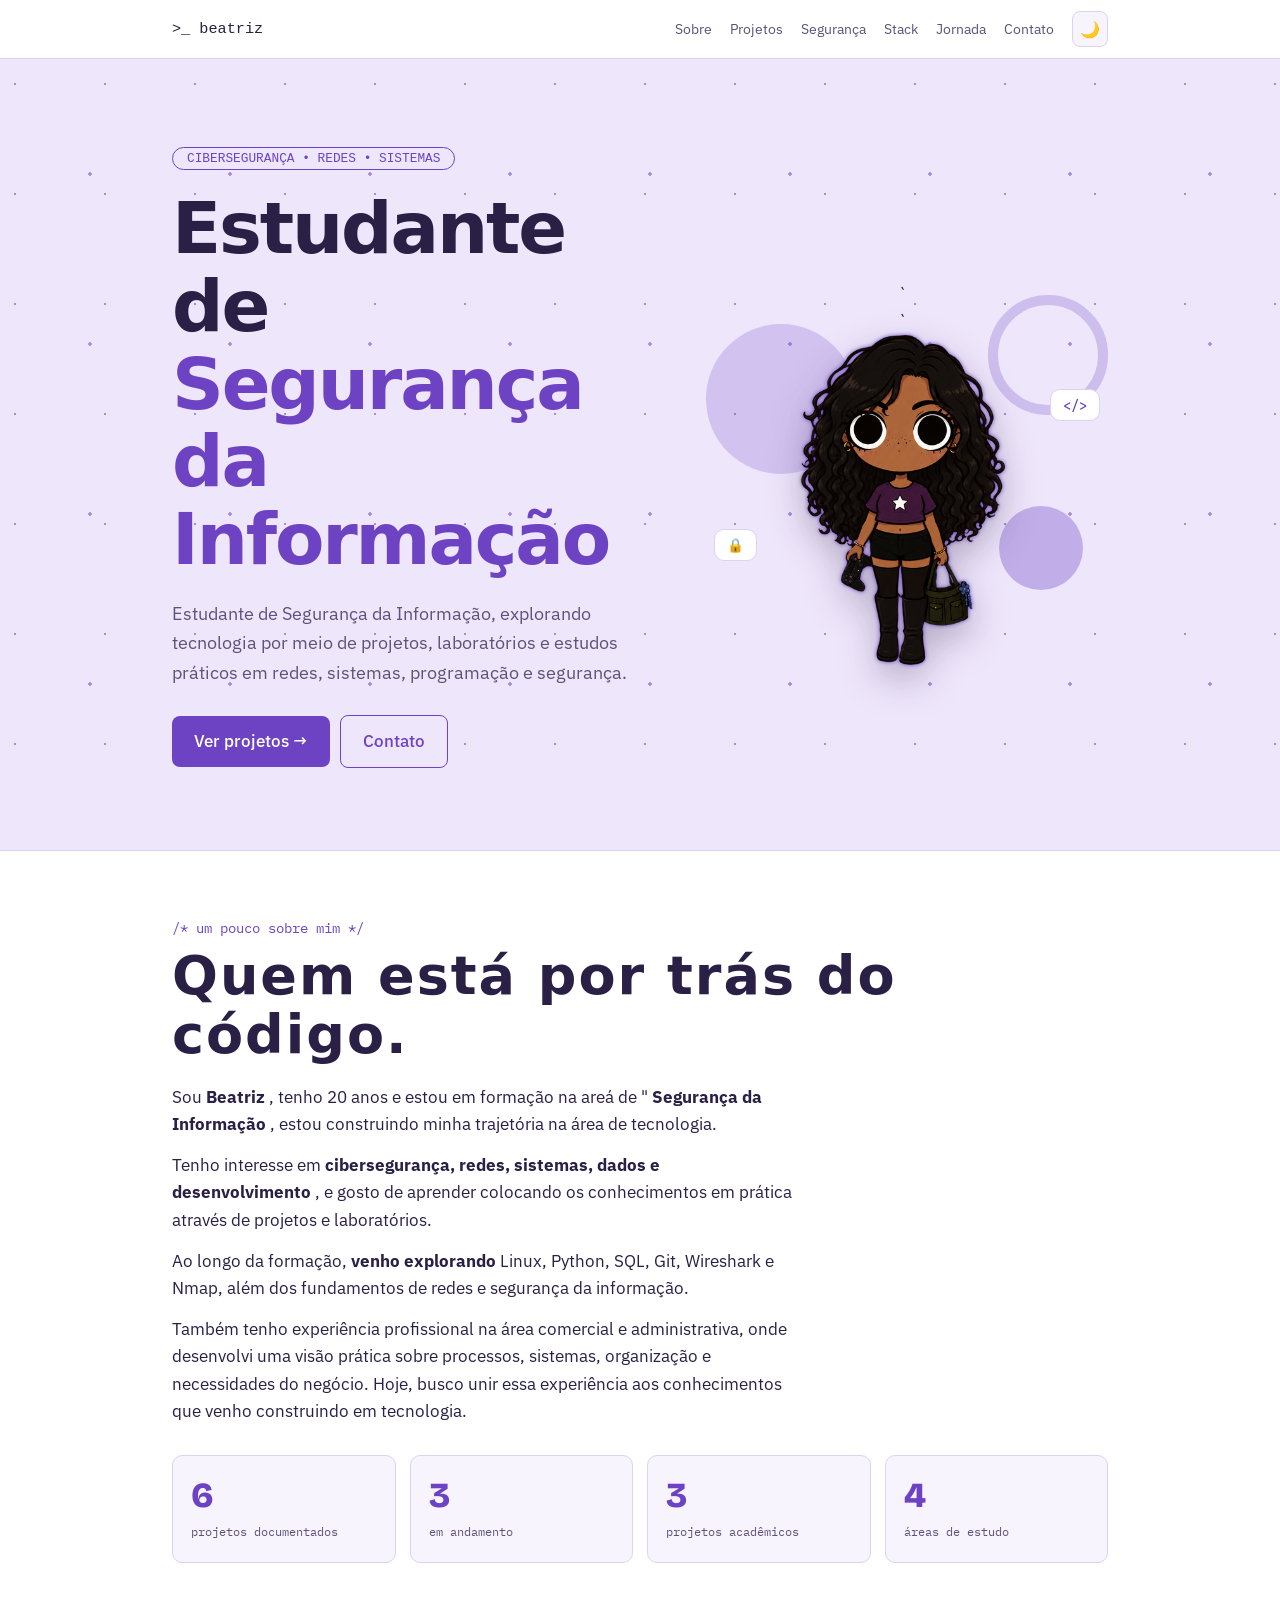
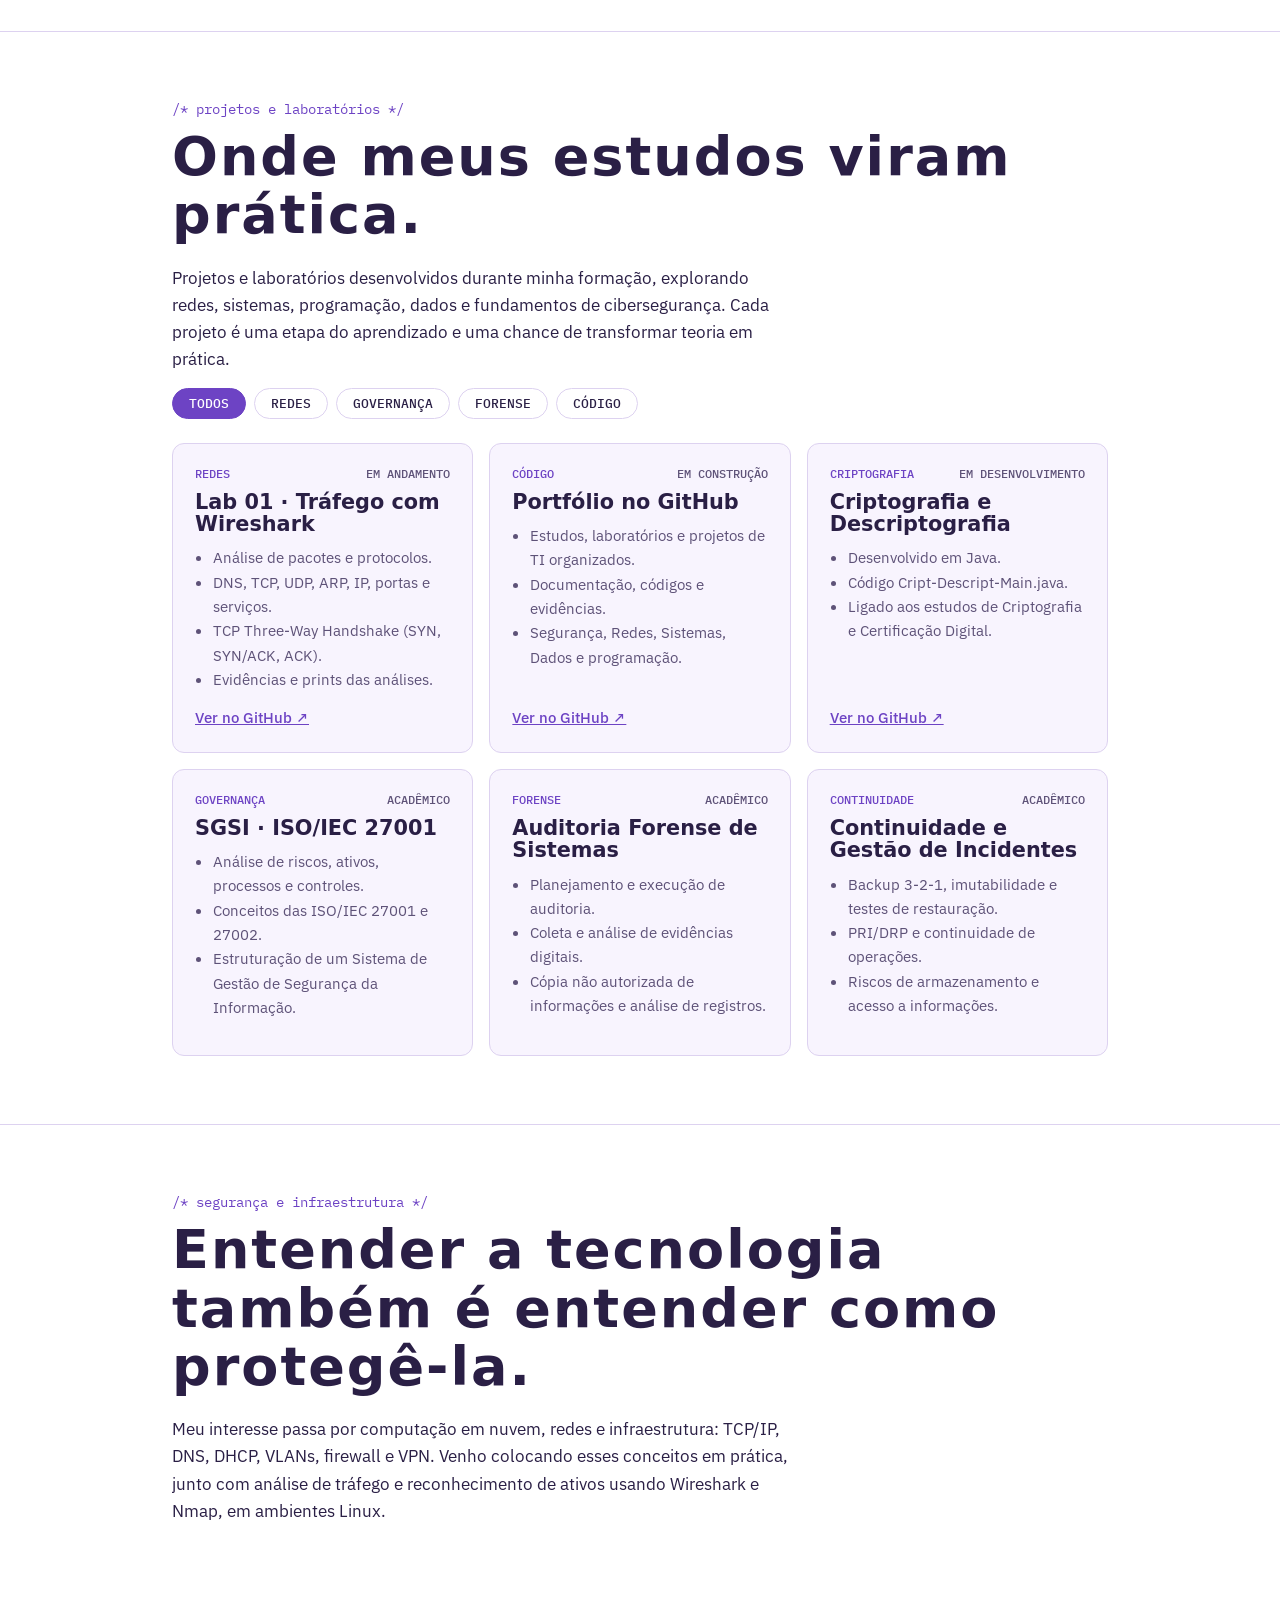
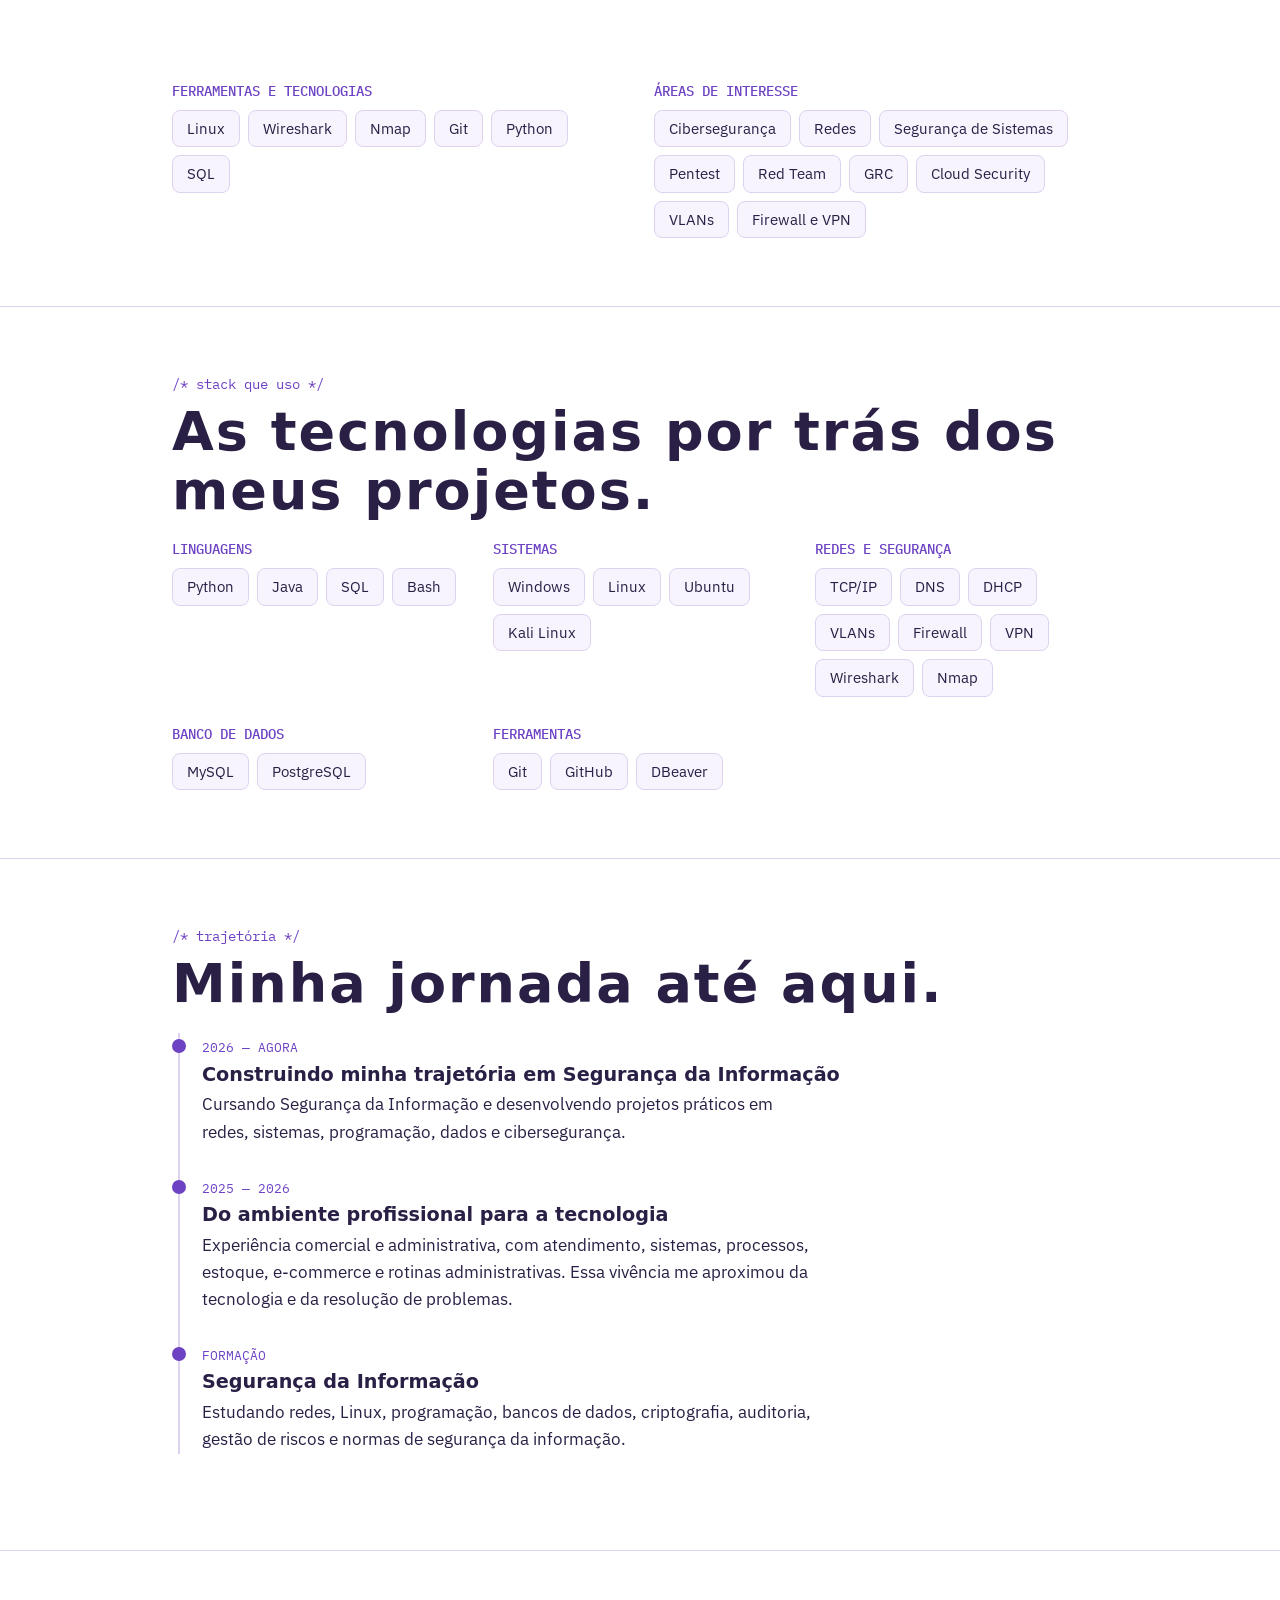
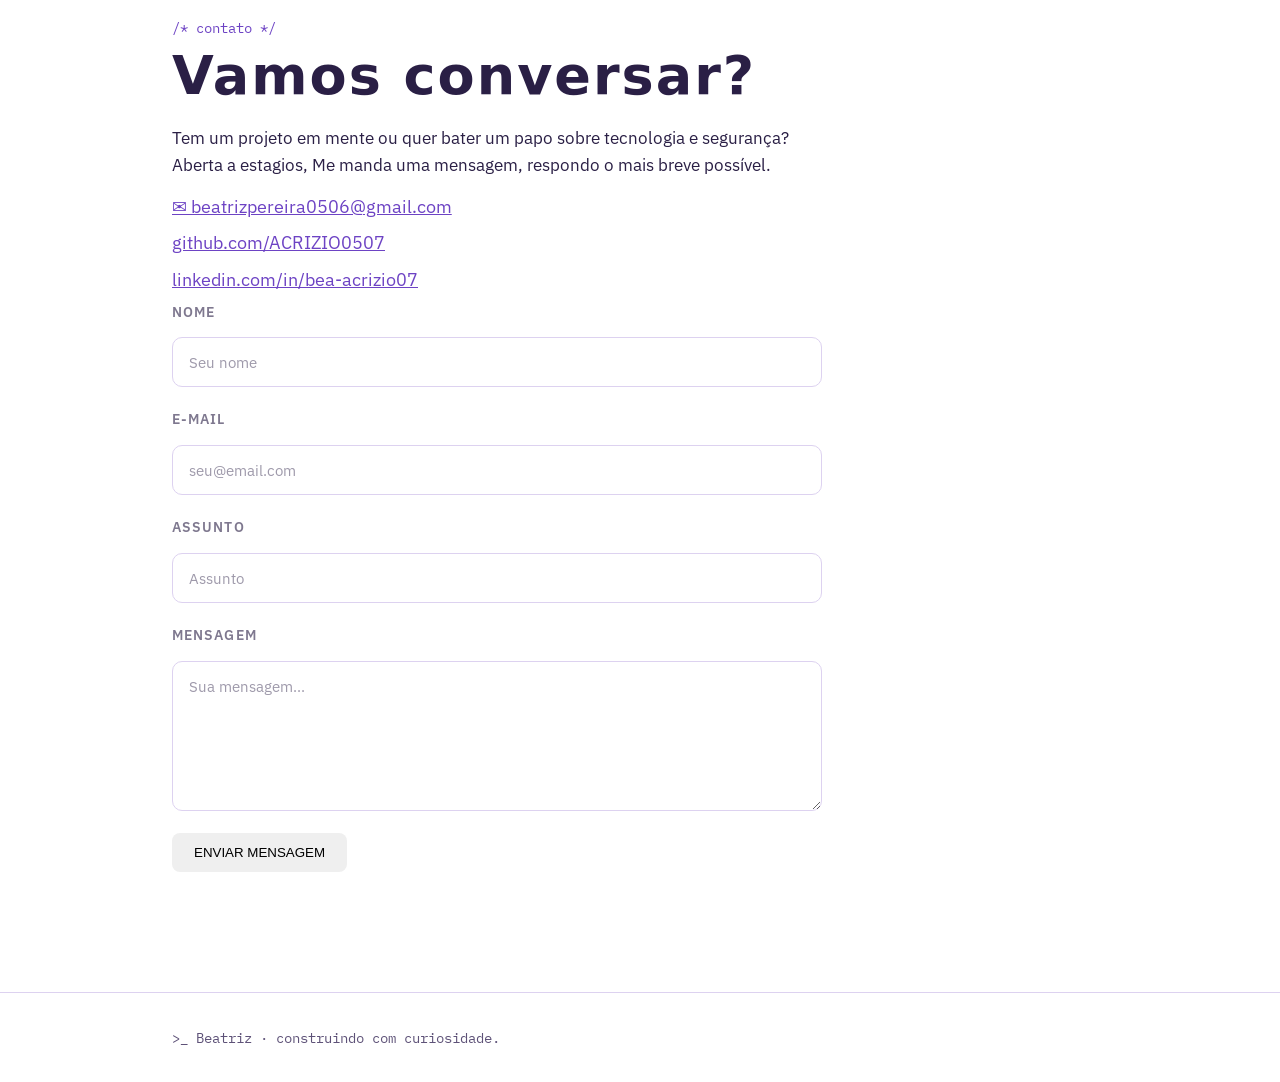
<file: index.html>
<!DOCTYPE html>
<html lang="pt-BR">

<head>
  <meta charset="utf-8">
  <meta name="viewport" content="width=device-width, initial-scale=1, viewport-fit=cover">
  <title>Bea & Cyber</title>
  <link
    href="https://fonts.googleapis.com/css2?family=Bricolage+Grotesque:wght@600;800&family=IBM+Plex+Sans:wght@400;500&family=IBM+Plex+Mono:wght@400;500&display=swap"
    rel="stylesheet">
  <link rel="stylesheet" href="css/style.css">
</head>

<body>
  <nav>
    <div class="wrap">
      <a class="logo" href="#hero">&gt;_ beatriz</a>
      <div class="links"><a href="#sobre">Sobre</a><a href="#projetos">Projetos</a><a href="#lab">Segurança</a><a
          href="#stack">Stack</a><a href="#jornada">Jornada</a><a href="#contato">Contato</a></div>
      <button id="th" aria-label="Alternar tema" title="Alternar tema claro/escuro">
  <span class="theme-icon" aria-hidden="true">🌙</span>
</button>
    </div>
  </nav>

  <header class="hero" id="hero">
    <div class="wrap">
      <div>
        <span class="badge">CIBERSEGURANÇA • REDES • SISTEMAS</span>
        <h1 class="glitch" data-text="Estudante de Segurança da Informação">Estudante de <em>Segurança da
            Informação</em></h1>
        <p>Estudante de Segurança da Informação, explorando tecnologia por meio de projetos, laboratórios e estudos
          práticos em redes, sistemas, programação e segurança.</p>
        <a class="btn b1" href="#projetos">Ver projetos →</a><a class="btn b2" href="#contato">Contato</a>
      </div>
      <div class="stage" aria-hidden="false">
        <span class="sh s1"></span><span class="sh s2"></span><span class="sh s3"></span>
       `<span class="chipf c1">🔒</span><span class="chipf c2">&lt;/&gt;</span>`
        <img class="mascot"
          alt="Personagem de cabelo cacheado, camiseta roxa com estrela, segurando um controle de videogame"
          width="322" height="520" src="assets/mascote.png">
      </div>
    </div>
  </header>

  <section id="about">
    <div class="wrap">
      <p class="lab">/* um pouco sobre mim */</p>
      <h2 class="glitch" data-text="Quem está por trás do código.">Quem está por trás do código.
      </h2>
      <p data-i18n ="about.p1">
        Sou 
        <strong>Beatriz</strong>
        , tenho 20 anos e estou em formação na areá de "
        <strong>Segurança da Informação</strong>
        , estou construindo minha trajetória na área
        de tecnologia. 
        </p>
      <p data-i18n=""about.p2>
        Tenho interesse em <strong>cibersegurança, redes, sistemas, dados e desenvolvimento</strong>
        , e gosto de aprender colocando os
        conhecimentos em prática através de projetos e laboratórios.
      </p>
      <p data--i18="about.p3">
        Ao longo da formação, <strong>venho explorando</strong> Linux, Python, SQL, Git, Wireshark e Nmap, além dos fundamentos de redes
        e segurança da informação.
      </p>
      <p>Também tenho experiência profissional na área comercial e administrativa, onde desenvolvi uma visão prática
        sobre processos, sistemas, organização e necessidades do negócio. Hoje, busco unir essa experiência aos
        conhecimentos que venho construindo em tecnologia.
      </p>
      <div class="stats">
        <div class="stat"><b>6</b><span>projetos documentados</span> </div>
        <div class="stat"><b>3</b><span>em andamento</span></div>
        <div v class="stat"><b>3</b><span>projetos acadêmicos</span></div>
        <div v class="stat"><b>4</b><span>áreas de estudo</span></div>
      </div>
    </div>
  </section>

  <section id="projetos">
    <div class="wrap">
      <p class="lab">/* projetos e laboratórios */</p>
      <h2 class="glitch" data-text="Onde meus estudos viram prática.">Onde meus estudos viram prática.</h2>
      <p>Projetos e laboratórios desenvolvidos durante minha formação, explorando redes, sistemas, programação, dados e
        fundamentos de cibersegurança. Cada projeto é uma etapa do aprendizado e uma chance de transformar teoria em
        prática.</p>
      <div class="chips" role="group" aria-label="Filtrar projetos">
        <button class="chip" data-f="all" aria-pressed="true">TODOS</button>
        <button class="chip" data-f="redes" aria-pressed="false">REDES</button>
        <button class="chip" data-f="gov" aria-pressed="false">GOVERNANÇA</button>
        <button class="chip" data-f="forense" aria-pressed="false">FORENSE</button>
        <button class="chip" data-f="codigo" aria-pressed="false">CÓDIGO</button>
      </div>
      <div class="grid">
        <article class="card" data-c="redes">
          <div class="t">REDES<i>EM ANDAMENTO</i></div>
          <h3>Lab 01 · Tráfego com Wireshark</h3>
          <ul>
            <li>Análise de pacotes e protocolos.</li>
            <li>DNS, TCP, UDP, ARP, IP, portas e serviços.</li>
            <li>TCP Three-Way Handshake (SYN, SYN/ACK, ACK).</li>
            <li>Evidências e prints das análises.</li>
          </ul><a href="#">Ver no GitHub ↗</a>
        </article>
        <article class="card" data-c="codigo">
          <div class="t">CÓDIGO<i>EM CONSTRUÇÃO</i></div>
          <h3>Portfólio no GitHub</h3>
          <ul>
            <li>Estudos, laboratórios e projetos de TI organizados.</li>
            <li>Documentação, códigos e evidências.</li>
            <li>Segurança, Redes, Sistemas, Dados e programação.</li>
          </ul><a href="#">Ver no GitHub ↗</a>
        </article>
        <article class="card" data-c="codigo">
          <div class="t">CRIPTOGRAFIA<i>EM DESENVOLVIMENTO</i></div>
          <h3>Criptografia e Descriptografia</h3>
          <ul>
            <li>Desenvolvido em Java.</li>
            <li>Código Cript-Descript-Main.java.</li>
            <li>Ligado aos estudos de Criptografia e Certificação Digital.</li>
          </ul><a href="#">Ver no GitHub ↗</a>
        </article>
        <article class="card" data-c="gov">
          <div class="t">GOVERNANÇA<i>ACADÊMICO</i></div>
          <h3>SGSI · ISO/IEC 27001</h3>
          <ul>
            <li>Análise de riscos, ativos, processos e controles.</li>
            <li>Conceitos das ISO/IEC 27001 e 27002.</li>
            <li>Estruturação de um Sistema de Gestão de Segurança da Informação.</li>
          </ul>
        </article>
        <article class="card" data-c="forense">
          <div class="t">FORENSE<i>ACADÊMICO</i></div>
          <h3>Auditoria Forense de Sistemas</h3>
          <ul>
            <li>Planejamento e execução de auditoria.</li>
            <li>Coleta e análise de evidências digitais.</li>
            <li>Cópia não autorizada de informações e análise de registros.</li>
          </ul>
        </article>
        <article class="card" data-c="gov">
          <div class="t">CONTINUIDADE<i>ACADÊMICO</i></div>
          <h3>Continuidade e Gestão de Incidentes</h3>
          <ul>
            <li>Backup 3-2-1, imutabilidade e testes de restauração.</li>
            <li>PRI/DRP e continuidade de operações.</li>
            <li>Riscos de armazenamento e acesso a informações.</li>
          </ul>
        </article>
      </div>
      <p id="vazio" hidden style="margin-top:20px">Nenhum projeto nessa categoria ainda.</p>
    </div>
  </section>

  <section id="lab">
    <div class="wrap">
      <p class="lab">/* segurança e infraestrutura */</p>
      <h2 class="glitch" data-text="Entender a tecnologia também é entender como protegê-la.">Entender a tecnologia
        também é entender como protegê-la.</h2>
      <p>Meu interesse passa por computação em nuvem, redes e infraestrutura: TCP/IP, DNS, DHCP, VLANs, firewall e VPN.
        Venho colocando esses conceitos em prática, junto com análise de tráfego e reconhecimento de ativos usando
        Wireshark e Nmap, em ambientes Linux.</p>
  
      
      <!-- TERMINAL WHOAMI -->
        
      <div class="terminal">
        <div class="term-linha"></div>
          <div class="term-linha"></div>
            <div class="term-linha"></div>
              <div class="term-linha"></div>
                <div class="term-linha"></div>
                  <div class="term-linha"></div>
                  </div>

      <div class="two">
        <div>
          <h3>FERRAMENTAS E TECNOLOGIAS</h3>
          <ul class="tags">
            <li>Linux</li>
            <li>Wireshark</li>
            <li>Nmap</li>
            <li>Git</li>
            <li>Python</li>
            <li>SQL</li>
          </ul>
        </div>
        <div>
          <h3>ÁREAS DE INTERESSE</h3>
          <ul class="tags">
            <li>Cibersegurança</li>
            <li>Redes</li>
            <li>Segurança de Sistemas</li>
            <li>Pentest</li>
            <li>Red Team</li>
            <li>GRC</li>
            <li>Cloud Security</li>
            <li>VLANs</li>
            <li>Firewall e VPN</li>
          </ul>
        </div>
      </div>
    </div>
  </section>

  <section id="stack">
    <div class="wrap">
      <p class="lab">/* stack que uso */</p>
      <h2 class="glitch" data-text="As tecnologias por trás dos meus projetos.">As tecnologias por trás dos meus
        projetos.</h2>
      <div class="two">
        <div>
          <h3>LINGUAGENS</h3>
          <ul class="tags">
            <li>Python</li>
            <li>Java</li>
            <li>SQL</li>
            <li>Bash</li>
          </ul>
        </div>
        <div>
          <h3>SISTEMAS</h3>
          <ul class="tags">
            <li>Windows</li>
            <li>Linux</li>
            <li>Ubuntu</li>
            <li>Kali Linux</li>
          </ul>
        </div>
        <div>
          <h3>REDES E SEGURANÇA</h3>
          <ul class="tags">
            <li>TCP/IP</li>
            <li>DNS</li>
            <li>DHCP</li>
            <li>VLANs</li>
            <li>Firewall</li>
            <li>VPN</li>
            <li>Wireshark</li>
            <li>Nmap</li>
          </ul>
        </div>
        <div>
          <h3>BANCO DE DADOS</h3>
          <ul class="tags">
            <li>MySQL</li>
            <li>PostgreSQL</li>
          </ul>
        </div>
        <div>
          <h3>FERRAMENTAS</h3>
          <ul class="tags">
            <li>Git</li>
            <li>GitHub</li>
            <li>DBeaver</li>
          </ul>
        </div>
      </div>
    </div>
  </section>

  <section id="jornada">
    <div class="wrap">
      <p class="lab">/* trajetória */</p>
      <h2 class="glitch" data-text="Minha jornada até aqui.">Minha jornada até aqui.</h2>
      <div class="tl">
        <div><small>2026 — AGORA</small>
          <h3>Construindo minha trajetória em Segurança da Informação</h3>
          <p>Cursando Segurança da Informação e desenvolvendo projetos práticos em redes, sistemas, programação, dados e
            cibersegurança.</p>
        </div>
        <div><small>2025 — 2026</small>
          <h3>Do ambiente profissional para a tecnologia</h3>
          <p>Experiência comercial e administrativa, com atendimento, sistemas, processos, estoque, e-commerce e rotinas
            administrativas. Essa vivência me aproximou da tecnologia e da resolução de problemas.</p>
        </div>
        <div><small>FORMAÇÃO</small>
          <h3>Segurança da Informação</h3>
          <p>Estudando redes, Linux, programação, bancos de dados, criptografia, auditoria, gestão de riscos e normas de
            segurança da informação.</p>
        </div>
      </div>
    </div>
  </section>

  <section id="contato" class="contact">
    <div class="wrap">
      <p class="lab">/* contato */</p>
      <h2 class="glitch" data-text="Vamos conversar?">Vamos conversar?</h2>
      <p>Tem um projeto em mente ou quer bater um papo sobre tecnologia e segurança? 
        Aberta a estagios, Me manda uma mensagem, respondo o mais breve possível.</p>
      <a class="ct" href="mailto:beatrizpereira0506@gmail.com">
  ✉ beatrizpereira0506@gmail.com
</a>
<a class="ct" href="https://github.com/ACRIZIO0507" target="_blank" rel="noopener noreferrer">
  github.com/ACRIZIO0507
</a>
<a class="ct" href="https://www.linkedin.com/in/bea-acrizio07" target="_blank" rel="noopener noreferrer">
  linkedin.com/in/bea-acrizio07
</a>
       <form id="contactForm" class="contact-fade">

  <div class="field">
    <label for="name" data-i18n="contact.name">Nome</label>
    <input
      type="text"
      id="name"
      name="name"
      placeholder="Seu nome"
      required
      data-i18n-placeholder="contact.namePh"
    >
  </div>

  <div class="field">
    <label for="email" data-i18n="contact.email">E-mail</label>
    <input
      type="email"
      id="email"
      name="email"
      placeholder="seu@email.com"
      required
      data-i18n-placeholder="contact.emailPh"
    >
  </div>

  <div class="field">
    <label for="subject" data-i18n="contact.subject">Assunto</label>
    <input
      type="text"
      id="subject"
      name="subject"
      placeholder="Assunto"
      required
      data-i18n-placeholder="contact.subjectPh"
    >
  </div>

  <div class="field">
    <label for="message" data-i18n="contact.message">Mensagem</label>
    <textarea
      id="message"
      name="message"
      placeholder="Sua mensagem..."
      required
      data-i18n-placeholder="contact.messagePh"
    ></textarea>
  </div>

  <button
    type="submit"
    class="btn fill contact-submit"
    data-i18n="contact.send"
  >
    ENVIAR MENSAGEM
  </button>

  <p id="formStatus" class="form-status" aria-live="polite"></p>

</form>
       </div>
  </section>

  <footer>
    <div class="wrap">&gt;_ Beatriz · construindo com curiosidade.</div>
  </footer>

  <script src="js/main.js"></script>
</body>

</html>
</file>
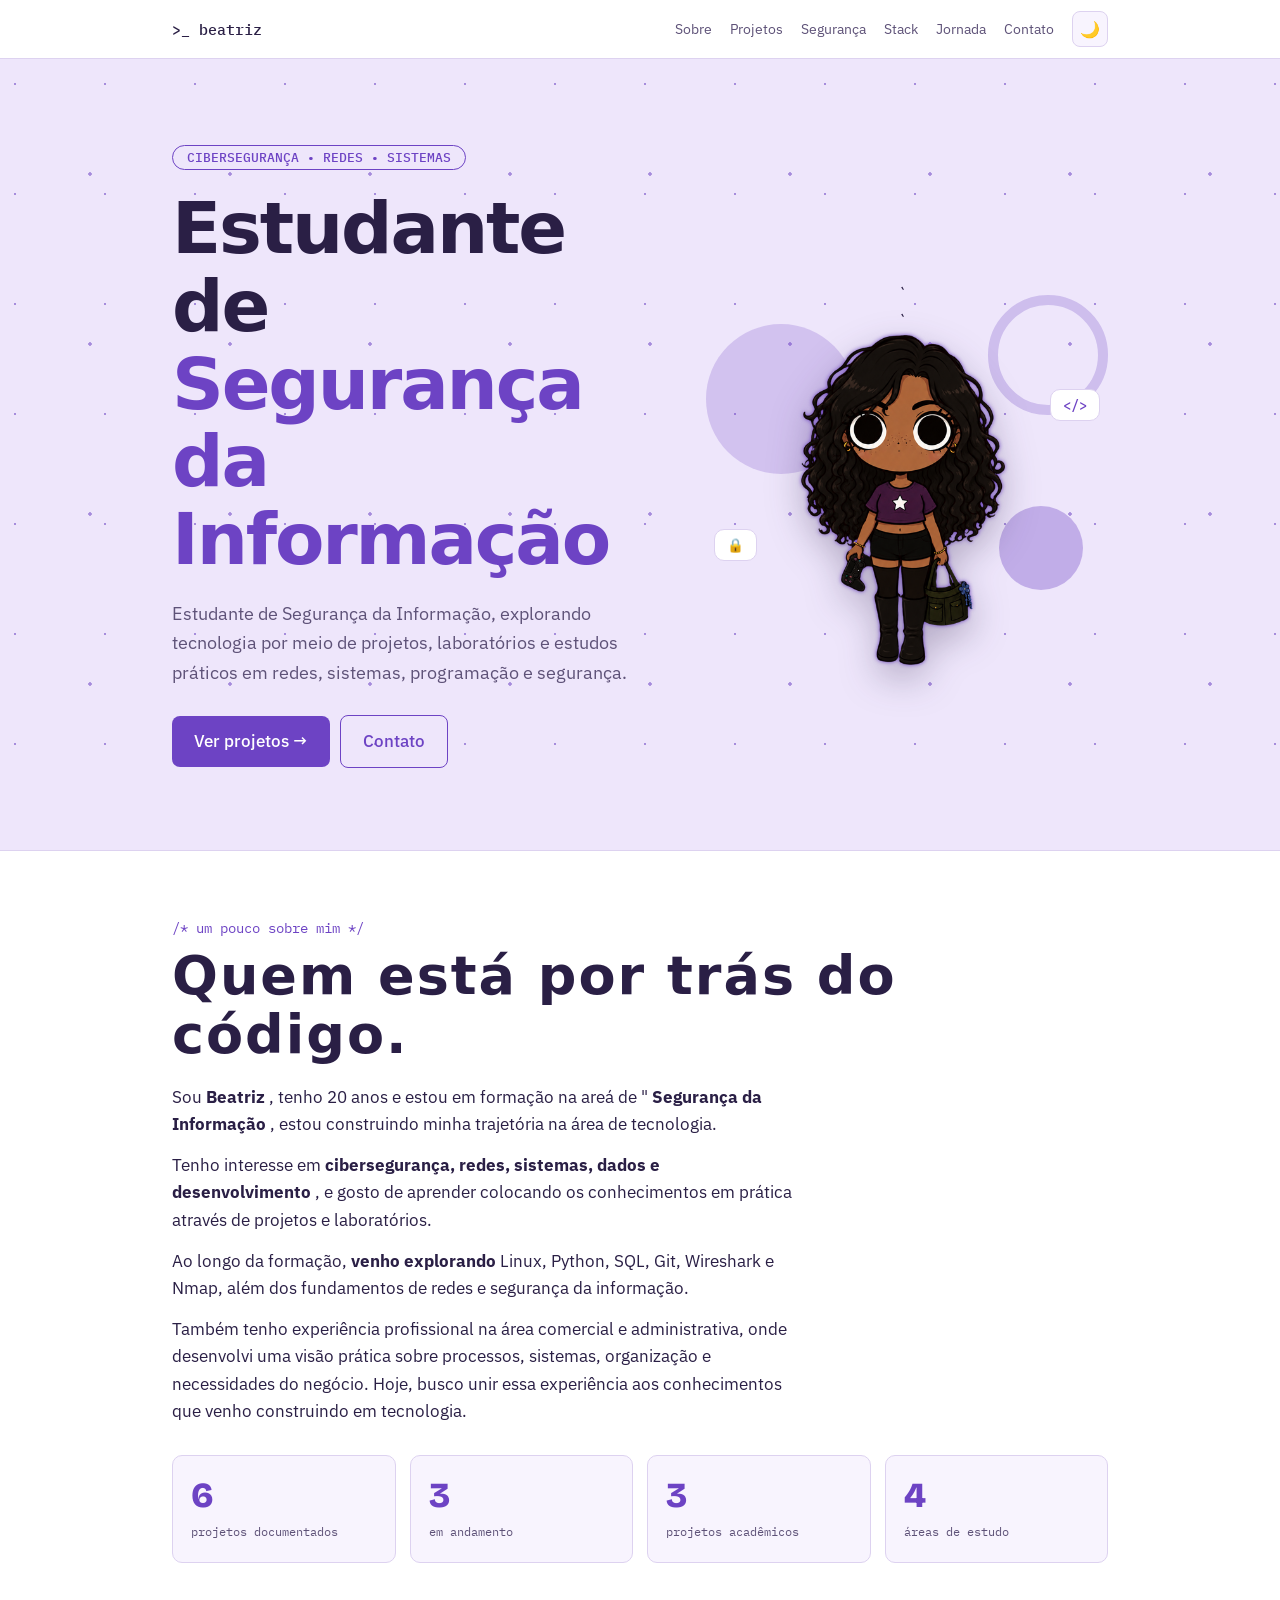
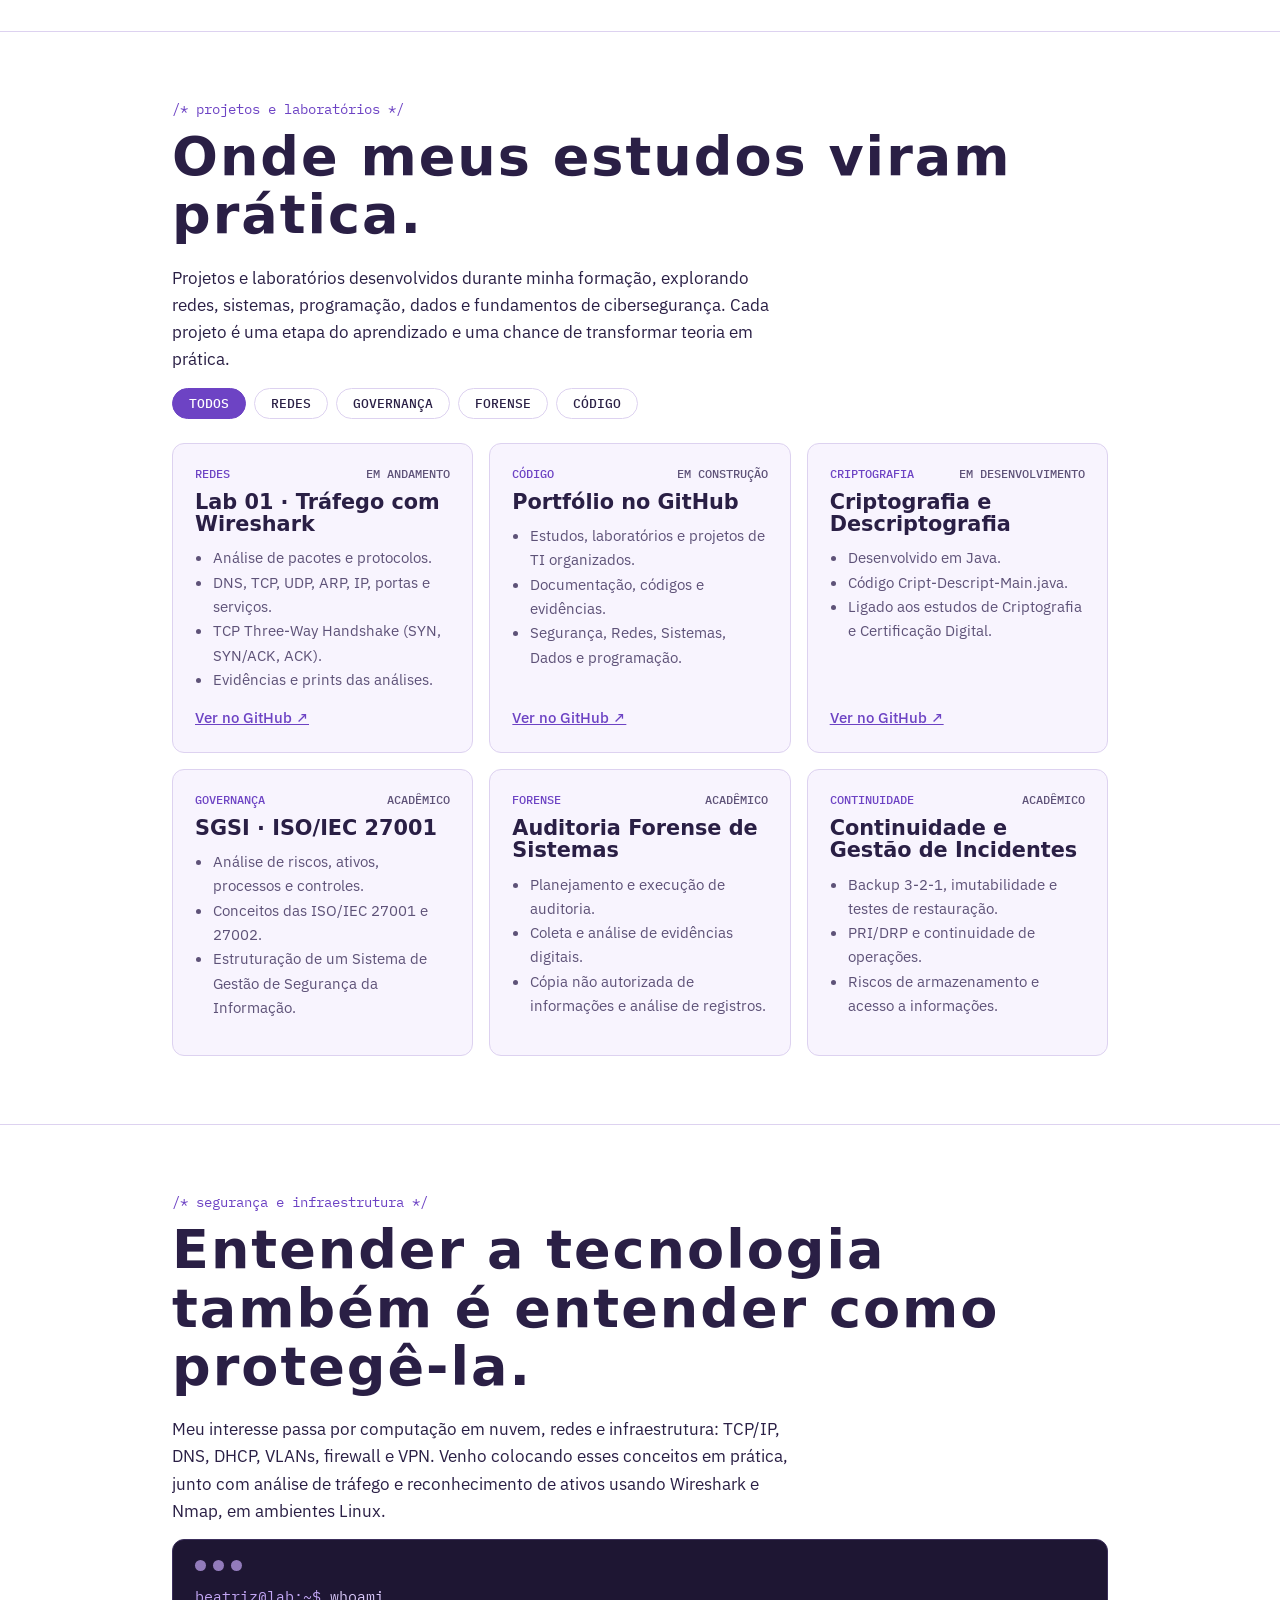
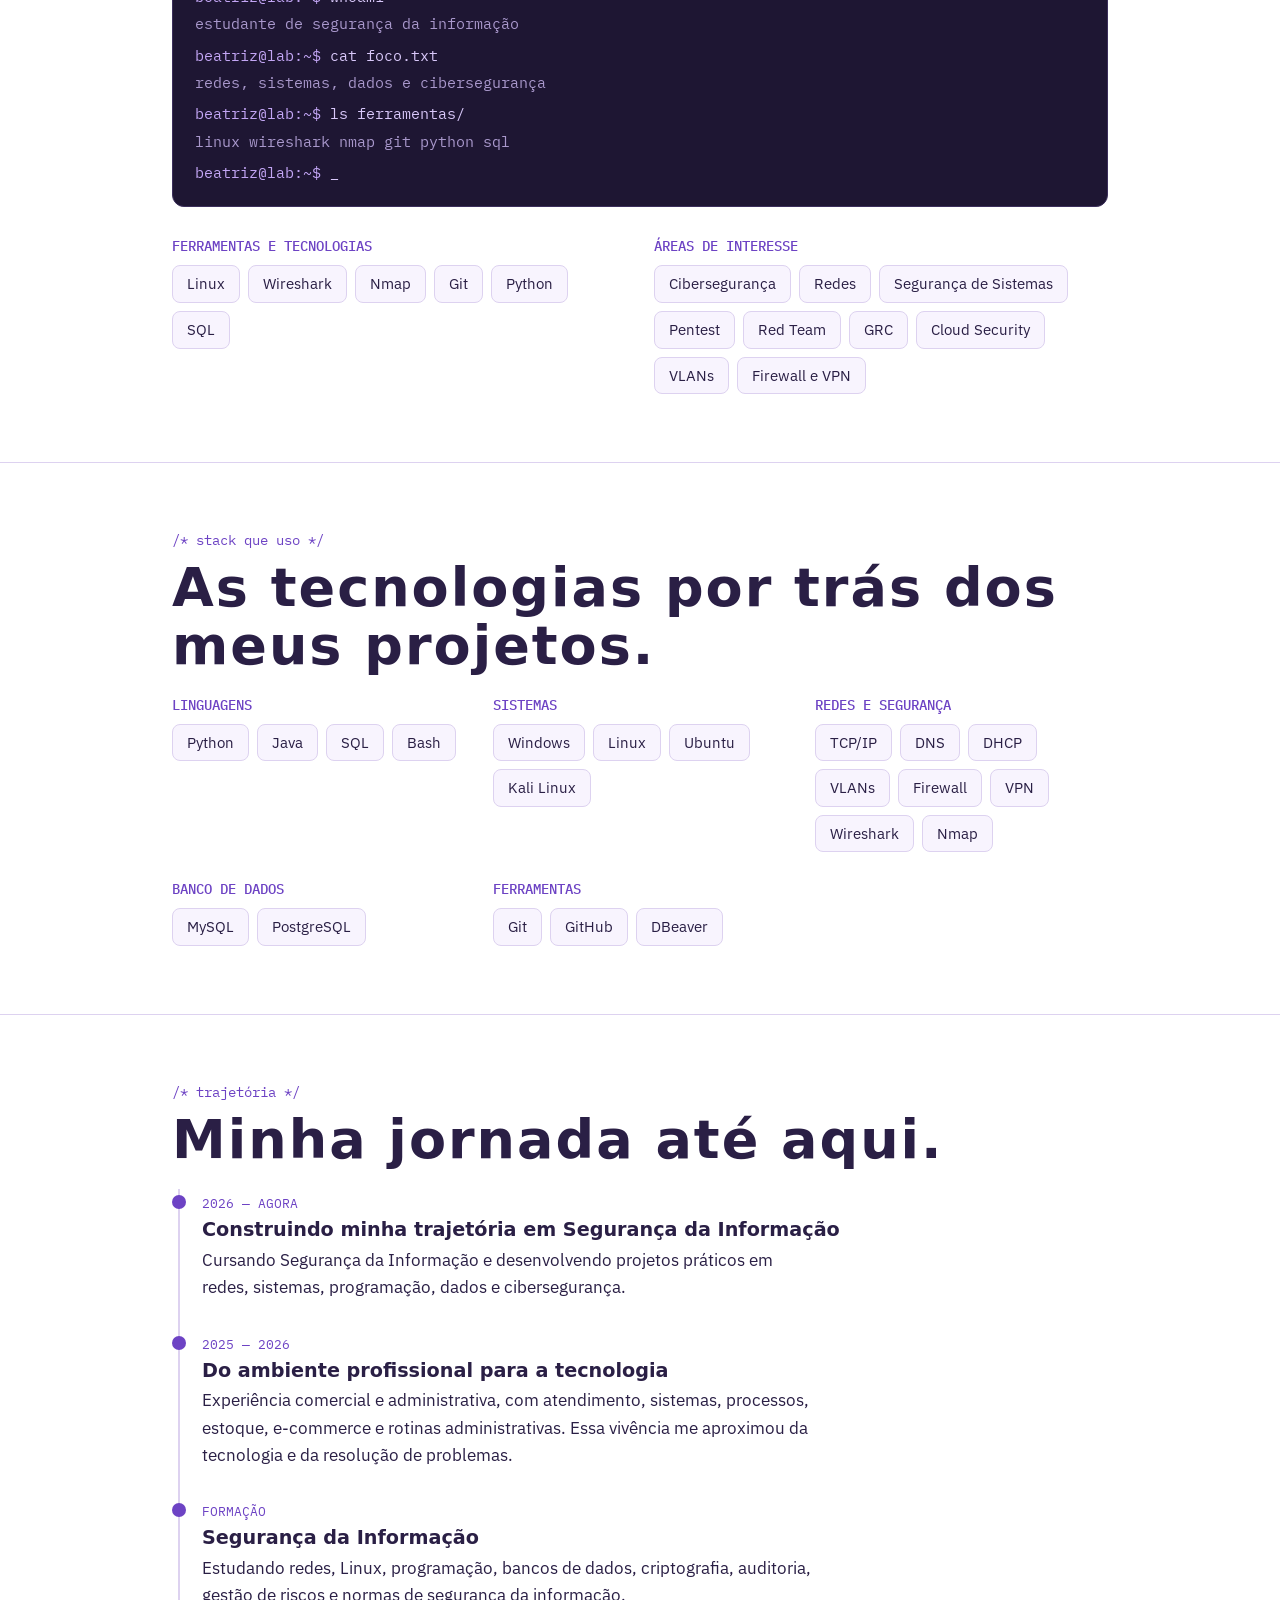
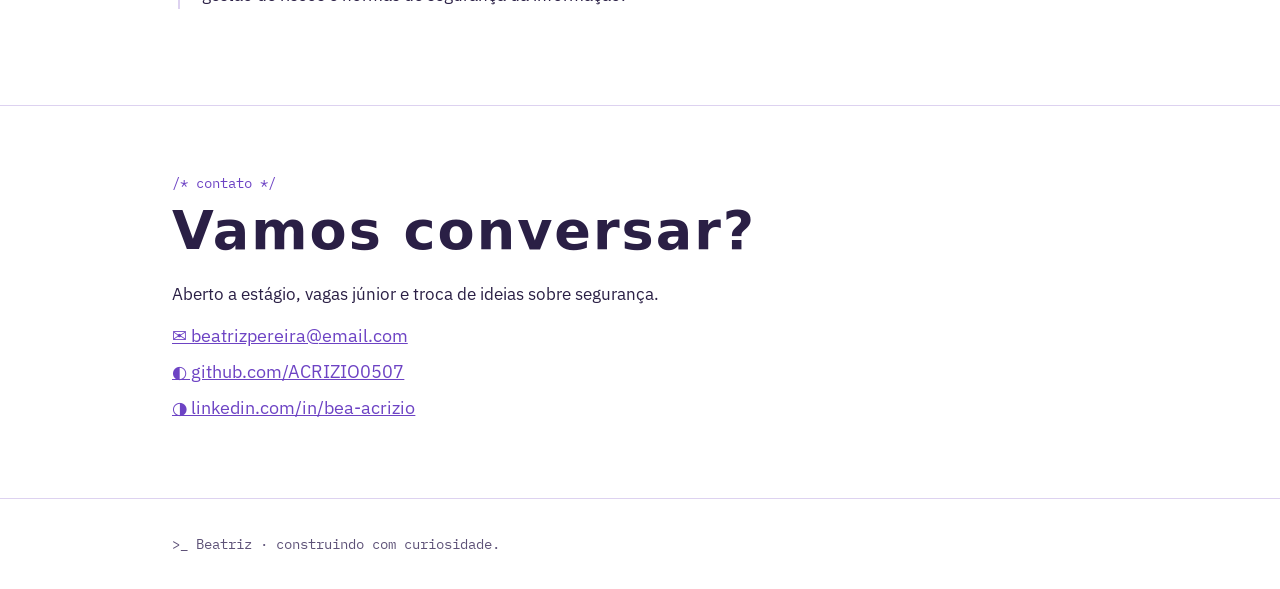
<file: portfolio-beatriz/index.html>
<!DOCTYPE html>
<html lang="pt-BR">

<head>
  <meta charset="utf-8">
  <meta name="viewport" content="width=device-width, initial-scale=1, viewport-fit=cover">
  <title>Bea & Cyber</title>
  <link
    href="https://fonts.googleapis.com/css2?family=Bricolage+Grotesque:wght@600;800&family=IBM+Plex+Sans:wght@400;500&family=IBM+Plex+Mono:wght@400;500&display=swap"
    rel="stylesheet">
  <link rel="stylesheet" href="css/style.css">
</head>

<body>
  <nav>
    <div class="wrap">
      <a class="logo" href="#hero">&gt;_ beatriz</a>
      <div class="links"><a href="#sobre">Sobre</a><a href="#projetos">Projetos</a><a href="#lab">Segurança</a><a
          href="#stack">Stack</a><a href="#jornada">Jornada</a><a href="#contato">Contato</a></div>
      <button id="th" aria-label="Alternar tema" title="Alternar tema claro/escuro">
  <span class="theme-icon" aria-hidden="true">🌙</span>
</button>
    </div>
  </nav>

  <header class="hero" id="hero">
    <div class="wrap">
      <div>
        <span class="badge">CIBERSEGURANÇA • REDES • SISTEMAS</span>
        <h1 class="glitch" data-text="Estudante de Segurança da Informação">Estudante de <em>Segurança da
            Informação</em></h1>
        <p>Estudante de Segurança da Informação, explorando tecnologia por meio de projetos, laboratórios e estudos
          práticos em redes, sistemas, programação e segurança.</p>
        <a class="btn b1" href="#projetos">Ver projetos →</a><a class="btn b2" href="#contato">Contato</a>
      </div>
      <div class="stage" aria-hidden="false">
        <span class="sh s1"></span><span class="sh s2"></span><span class="sh s3"></span>
       `<span class="chipf c1">🔒</span><span class="chipf c2">&lt;/&gt;</span>`
        <img class="mascot"
          alt="Mascote da Beatriz: personagem de cabelo cacheado, camiseta roxa com estrela, segurando um controle de videogame"
          width="322" height="520" src="assets/mascote.png">
      </div>
    </div>
  </header>

  <section id="about">
    <div class="wrap">
      <p class="lab">/* um pouco sobre mim */</p>
      <h2 class="glitch" data-text="Quem está por trás do código.">Quem está por trás do código.
      </h2>
      <p data-i18n ="about.p1">
        Sou 
        <strong>Beatriz</strong>
        , tenho 20 anos e estou em formação na areá de "
        <strong>Segurança da Informação</strong>
        , estou construindo minha trajetória na área
        de tecnologia. 
        </p>
      <p data-i18n=""about.p2>
        Tenho interesse em <strong>cibersegurança, redes, sistemas, dados e desenvolvimento</strong>
        , e gosto de aprender colocando os
        conhecimentos em prática através de projetos e laboratórios.
      </p>
      <p data--i18="about.p3">
        Ao longo da formação, <strong>venho explorando</strong> Linux, Python, SQL, Git, Wireshark e Nmap, além dos fundamentos de redes
        e segurança da informação.
      </p>
      <p>Também tenho experiência profissional na área comercial e administrativa, onde desenvolvi uma visão prática
        sobre processos, sistemas, organização e necessidades do negócio. Hoje, busco unir essa experiência aos
        conhecimentos que venho construindo em tecnologia.
      </p>
      <div class="stats">
        <div class="stat"><b>6</b><span>projetos documentados</span> </div>
        <div class="stat"><b>3</b><span>em andamento</span></div>
        <div v class="stat"><b>3</b><span>projetos acadêmicos</span></div>
        <div v class="stat"><b>4</b><span>áreas de estudo</span></div>
      </div>
    </div>
  </section>

  <section id="projetos">
    <div class="wrap">
      <p class="lab">/* projetos e laboratórios */</p>
      <h2 class="glitch" data-text="Onde meus estudos viram prática.">Onde meus estudos viram prática.</h2>
      <p>Projetos e laboratórios desenvolvidos durante minha formação, explorando redes, sistemas, programação, dados e
        fundamentos de cibersegurança. Cada projeto é uma etapa do aprendizado e uma chance de transformar teoria em
        prática.</p>
      <div class="chips" role="group" aria-label="Filtrar projetos">
        <button class="chip" data-f="all" aria-pressed="true">TODOS</button>
        <button class="chip" data-f="redes" aria-pressed="false">REDES</button>
        <button class="chip" data-f="gov" aria-pressed="false">GOVERNANÇA</button>
        <button class="chip" data-f="forense" aria-pressed="false">FORENSE</button>
        <button class="chip" data-f="codigo" aria-pressed="false">CÓDIGO</button>
      </div>
      <div class="grid">
        <article class="card" data-c="redes">
          <div class="t">REDES<i>EM ANDAMENTO</i></div>
          <h3>Lab 01 · Tráfego com Wireshark</h3>
          <ul>
            <li>Análise de pacotes e protocolos.</li>
            <li>DNS, TCP, UDP, ARP, IP, portas e serviços.</li>
            <li>TCP Three-Way Handshake (SYN, SYN/ACK, ACK).</li>
            <li>Evidências e prints das análises.</li>
          </ul><a href="#">Ver no GitHub ↗</a>
        </article>
        <article class="card" data-c="codigo">
          <div class="t">CÓDIGO<i>EM CONSTRUÇÃO</i></div>
          <h3>Portfólio no GitHub</h3>
          <ul>
            <li>Estudos, laboratórios e projetos de TI organizados.</li>
            <li>Documentação, códigos e evidências.</li>
            <li>Segurança, Redes, Sistemas, Dados e programação.</li>
          </ul><a href="#">Ver no GitHub ↗</a>
        </article>
        <article class="card" data-c="codigo">
          <div class="t">CRIPTOGRAFIA<i>EM DESENVOLVIMENTO</i></div>
          <h3>Criptografia e Descriptografia</h3>
          <ul>
            <li>Desenvolvido em Java.</li>
            <li>Código Cript-Descript-Main.java.</li>
            <li>Ligado aos estudos de Criptografia e Certificação Digital.</li>
          </ul><a href="#">Ver no GitHub ↗</a>
        </article>
        <article class="card" data-c="gov">
          <div class="t">GOVERNANÇA<i>ACADÊMICO</i></div>
          <h3>SGSI · ISO/IEC 27001</h3>
          <ul>
            <li>Análise de riscos, ativos, processos e controles.</li>
            <li>Conceitos das ISO/IEC 27001 e 27002.</li>
            <li>Estruturação de um Sistema de Gestão de Segurança da Informação.</li>
          </ul>
        </article>
        <article class="card" data-c="forense">
          <div class="t">FORENSE<i>ACADÊMICO</i></div>
          <h3>Auditoria Forense de Sistemas</h3>
          <ul>
            <li>Planejamento e execução de auditoria.</li>
            <li>Coleta e análise de evidências digitais.</li>
            <li>Cópia não autorizada de informações e análise de registros.</li>
          </ul>
        </article>
        <article class="card" data-c="gov">
          <div class="t">CONTINUIDADE<i>ACADÊMICO</i></div>
          <h3>Continuidade e Gestão de Incidentes</h3>
          <ul>
            <li>Backup 3-2-1, imutabilidade e testes de restauração.</li>
            <li>PRI/DRP e continuidade de operações.</li>
            <li>Riscos de armazenamento e acesso a informações.</li>
          </ul>
        </article>
      </div>
      <p id="vazio" hidden style="margin-top:20px">Nenhum projeto nessa categoria ainda.</p>
    </div>
  </section>

  <section id="lab">
    <div class="wrap">
      <p class="lab">/* segurança e infraestrutura */</p>
      <h2 class="glitch" data-text="Entender a tecnologia também é entender como protegê-la.">Entender a tecnologia
        também é entender como protegê-la.</h2>
      <p>Meu interesse passa por computação em nuvem, redes e infraestrutura: TCP/IP, DNS, DHCP, VLANs, firewall e VPN.
        Venho colocando esses conceitos em prática, junto com análise de tráfego e reconhecimento de ativos usando
        Wireshark e Nmap, em ambientes Linux.</p>
      <div class="term">
        <div class="d"><i></i><i></i><i></i></div>
        <div><span class="p">beatriz@lab:~$</span> whoami</div>
        <div class="o">estudante de segurança da informação</div>
        <div><span class="p">beatriz@lab:~$</span> cat foco.txt</div>
        <div class="o">redes, sistemas, dados e cibersegurança</div>
        <div><span class="p">beatriz@lab:~$</span> ls ferramentas/</div>
        <div class="o">linux wireshark nmap git python sql</div>
        <div><span class="p">beatriz@lab:~$</span> _</div>
      </div>
      <div class="two">
        <div>
          <h3>FERRAMENTAS E TECNOLOGIAS</h3>
          <ul class="tags">
            <li>Linux</li>
            <li>Wireshark</li>
            <li>Nmap</li>
            <li>Git</li>
            <li>Python</li>
            <li>SQL</li>
          </ul>
        </div>
        <div>
          <h3>ÁREAS DE INTERESSE</h3>
          <ul class="tags">
            <li>Cibersegurança</li>
            <li>Redes</li>
            <li>Segurança de Sistemas</li>
            <li>Pentest</li>
            <li>Red Team</li>
            <li>GRC</li>
            <li>Cloud Security</li>
            <li>VLANs</li>
            <li>Firewall e VPN</li>
          </ul>
        </div>
      </div>
    </div>
  </section>

  <section id="stack">
    <div class="wrap">
      <p class="lab">/* stack que uso */</p>
      <h2 class="glitch" data-text="As tecnologias por trás dos meus projetos.">As tecnologias por trás dos meus
        projetos.</h2>
      <div class="two">
        <div>
          <h3>LINGUAGENS</h3>
          <ul class="tags">
            <li>Python</li>
            <li>Java</li>
            <li>SQL</li>
            <li>Bash</li>
          </ul>
        </div>
        <div>
          <h3>SISTEMAS</h3>
          <ul class="tags">
            <li>Windows</li>
            <li>Linux</li>
            <li>Ubuntu</li>
            <li>Kali Linux</li>
          </ul>
        </div>
        <div>
          <h3>REDES E SEGURANÇA</h3>
          <ul class="tags">
            <li>TCP/IP</li>
            <li>DNS</li>
            <li>DHCP</li>
            <li>VLANs</li>
            <li>Firewall</li>
            <li>VPN</li>
            <li>Wireshark</li>
            <li>Nmap</li>
          </ul>
        </div>
        <div>
          <h3>BANCO DE DADOS</h3>
          <ul class="tags">
            <li>MySQL</li>
            <li>PostgreSQL</li>
          </ul>
        </div>
        <div>
          <h3>FERRAMENTAS</h3>
          <ul class="tags">
            <li>Git</li>
            <li>GitHub</li>
            <li>DBeaver</li>
          </ul>
        </div>
      </div>
    </div>
  </section>

  <section id="jornada">
    <div class="wrap">
      <p class="lab">/* trajetória */</p>
      <h2 class="glitch" data-text="Minha jornada até aqui.">Minha jornada até aqui.</h2>
      <div class="tl">
        <div><small>2026 — AGORA</small>
          <h3>Construindo minha trajetória em Segurança da Informação</h3>
          <p>Cursando Segurança da Informação e desenvolvendo projetos práticos em redes, sistemas, programação, dados e
            cibersegurança.</p>
        </div>
        <div><small>2025 — 2026</small>
          <h3>Do ambiente profissional para a tecnologia</h3>
          <p>Experiência comercial e administrativa, com atendimento, sistemas, processos, estoque, e-commerce e rotinas
            administrativas. Essa vivência me aproximou da tecnologia e da resolução de problemas.</p>
        </div>
        <div><small>FORMAÇÃO</small>
          <h3>Segurança da Informação</h3>
          <p>Estudando redes, Linux, programação, bancos de dados, criptografia, auditoria, gestão de riscos e normas de
            segurança da informação.</p>
        </div>
      </div>
    </div>
  </section>

  <section id="contato" class="contact">
    <div class="wrap">
      <p class="lab">/* contato */</p>
      <h2 class="glitch" data-text="Vamos conversar?">Vamos conversar?</h2>
      <p>Aberto a estágio, vagas júnior e troca de ideias sobre segurança.</p>
      <a class="ct" href="mailto:seu@email.com">✉ beatrizpereira@email.com</a>
      <a class="ct" href="#">◐ github.com/ACRIZIO0507</a>
      <a class="ct" href="#">◑ linkedin.com/in/bea-acrizio</a>
    </div>
  </section>

  <footer>
    <div class="wrap">&gt;_ Beatriz · construindo com curiosidade.</div>
  </footer>

  <script src="js/main.js"></script>
</body>

</html>
</file>
<file: css/style.css>
:root {
    --bg: #FFFFFF;
    --tint: #EEE6FB;
    --ink: #2A1F45;
    --mute: #5E5278;
    --line: #DDD2F0;
    --card: #F8F4FE;
    --acc: #6D43C4;
    --accbg: #6D43C4;
    --onacc: #fff;
    box-sizing: border-box;
    padding-top: env(safe-area-inset-top, 0px);
    padding-bottom: env(safe-area-inset-bottom, 0px)
}

@media (prefers-color-scheme:dark) {
    :root:not([data-theme="light"]) {
        --bg: #1B1530;
        --tint: #2B2148;
        --ink: #F3EEFB;
        --mute: #B5A8D0;
        --line: #3C2F5C;
        --card: #251D3F;
        --acc: #C3A6F5;
        --accbg: #C3A6F5;
        --onacc: #1B1530
    }
}

:root[data-theme="dark"] {
    --bg: #1B1530;
    --tint: #2B2148;
    --ink: #F3EEFB;
    --mute: #B5A8D0;
    --line: #3C2F5C;
    --card: #251D3F;
    --acc: #C3A6F5;
    --accbg: #C3A6F5;
    --onacc: #1B1530
}

html {
    scroll-behavior: smooth;
    scroll-padding-top: calc(env(safe-area-inset-top, 0px) + 70px)
}

*,
*::before,
*::after {
    box-sizing: border-box
}

body {
    margin: 0;
    background: var(--bg);
    color: var(--ink);
    font: 400 17px/1.6 "IBM Plex Sans", system-ui, sans-serif
}

h1,
h2,
h3 {
    font-family: 'Chakra Petch', 'Anton', system-ui, sans-serif;
    line-height: 1.08;
    margin: 0
}

a {
    color: var(--acc)
}

:focus-visible {
    outline: 3px solid var(--acc);
    outline-offset: 3px
}

.wrap {
    max-width: 980px;
    margin: 0 auto;
    padding: 0 22px
}

nav {
    position: sticky;
    top: env(safe-area-inset-top, 0px);
    z-index: 5;
    background: var(--bg);
    border-bottom: 1px solid var(--line)
}

nav .wrap {
    display: flex;
    align-items: center;
    gap: 18px;
    height: 58px
}

.logo {
    font: 500 .95rem 'JetBrains Mono', monospace;
    text-decoration: none;
    color: var(--ink);
    white-space: nowrap
}

.links {
    display: flex;
    gap: 18px;
    overflow-x: auto;
    margin-left: auto;
    scrollbar-width: none
}

.links a {
    font-size: .9rem;
    text-decoration: none;
    color: var(--mute);
    white-space: nowrap
}

.links a:hover {
    color: var(--acc)
}

#th {
    flex: none;
    border: 1px solid var(--line);
    background: var(--card);
    color: var(--ink);
    border-radius: 8px;
    width: 36px;
    height: 36px;
    cursor: pointer;
    font-size: 1rem
}

.lab {
    font: 400 .85rem "IBM Plex Mono", monospace;
    color: var(--acc);
    margin: 0 0 10px
}

.hero {
    background: var(--tint);
    padding: 84px 0 72px;
    border-bottom: 1px solid var(--line)
}

.badge {
    display: inline-block;
    border: 1px solid var(--acc);
    color: var(--acc);
    border-radius: 99px;
    padding: 3px 14px;
    font: 500 .8rem "JetBrains Mono", monospace;
    margin-bottom: 20px
}

h1 {
    font-size: clamp(2.5rem, 8.5vw, 5rem);
    font-weight: 800;
    letter-spacing: -.03em;
    max-width: 12ch
}

h1 em {
    font-style: normal;
    color: var(--acc)
}

.hero p {
    font-size: 1.15rem;
    max-width: 52ch;
    margin: 20px 0 28px;
    color: var(--mute)
}
/* =========================================================
   FORMULÁRIO DE CONTATO
   ========================================================= */

#contactForm {
  display: flex;
  flex-direction: column;
  gap: 22px;
  width: 100%;
  max-width: 650px;
}

#contactForm .field {
  display: flex;
  flex-direction: column;
  gap: 8px;
}

#contactForm label {
  font-size: 0.85rem;
  font-weight: 600;
  text-transform: uppercase;
  letter-spacing: 0.08em;
  color: var(--ink);
}
.field label {
  font-size: 11px;
  letter-spacing: 1px;
  opacity: .6;
  display: block;
  margin-bottom: 6px;
}

#contactForm input,
#contactForm textarea {
  width: 100%;
  box-sizing: border-box;

  padding: 14px 16px;

  border: 1px solid var(--line);
  border-radius: 10px;

  background: transparent;
  color: var(--ink);

  font-family: inherit;
  font-size: 0.95rem;

  outline: none;

  transition:
    border-color 0.2s ease,
    box-shadow 0.2s ease,
    background 0.2s ease;
}

#contactForm textarea {
  min-height: 150px;
  resize: vertical;
}

#contactForm input::placeholder,
#contactForm textarea::placeholder {
  color: var(--ink);
  opacity: 0.45;
}

/* Foco */

#contactForm input:focus,
#contactForm textarea:focus {
  border-color: var(--puple);

  box-shadow:
    0 0 0 3px rgba(155, 92, 255, 0.12);

  background: rgba(155, 92, 255, 0.03);
}

/* Botão */

.contact-submit {
  width: fit-content;
  cursor: pointer;
  border: none;
  margin-top: 4px;
}

/* Estado de envio */

.contact-submit.loading {
  opacity: 0.7;
  pointer-events: none;
}

/* Mensagem */

.form-status {
  min-height: 20px;
  margin: 0;

  font-size: 0.9rem;
  line-height: 1.5;
}

.form-status.success {
  color: var(--puple);
}

.form-status.error {
  color: #c0392b;
}

/* Tema escuro */

[data-theme="dark"] #contactForm input,
[data-theme="dark"] #contactForm textarea {
  background: rgba(255, 255, 255, 0.03);
  border-color: rgba(255, 255, 255, 0.15);
}

[data-theme="dark"] #contactForm input:focus,
[data-theme="dark"] #contactForm textarea:focus {
  border-color: var(--puple);
  background: rgba(155, 92, 255, 0.06);
}

/* Mobile */

@media (max-width: 600px) {

  #contactForm {
    gap: 18px;
  }

  #contactForm input,
  #contactForm textarea {
    font-size: 16px;
  }

  .contact-submit {
    width: 100%;
  }

}

.btn {
    display: inline-block;
    padding: 12px 22px;
    border-radius: 8px;
    font-weight: 500;
    text-decoration: none;
    margin: 0 10px 10px 0
}

.b1 {
    background: var(--accbg);
    color: var(--onacc)
}

.b2 {
    border: 1px solid var(--acc);
    color: var(--acc)
}

section {
    padding: 68px 0;
    border-bottom: 1px solid var(--line)
}

h2 {
    font-size: clamp(30px, 5vw, 54px);
    font-weight: 800;
    margin-bottom: 20px;
    letter-spacing: 2px;
}

p {
    margin: 0 0 14px;
    max-width: 62ch
}

.stats {
    display: grid;
    grid-template-columns: repeat(auto-fit, minmax(140px, 1fr));
    gap: 14px;
    margin-top: 30px
}

.stat {
    background: var(--card);
    border: 1px solid var(--line);
    border-radius: 10px;
    padding: 18px
}

.stat b {
    display: block;
    font: 800 2.2rem "Bricolage Grotesque", sans-serif;
    color: var(--acc)
}

.stat span {
    font: 400 .78rem "IBM Plex Mono", monospace;
    color: var(--mute)
}

.chips {
    display: flex;
    flex-wrap: wrap;
    gap: 8px;
    margin: 0 0 24px
}

.chip {
    border: 1px solid var(--line);
    background: var(--bg);
    color: var(--ink);
    border-radius: 99px;
    padding: 6px 16px;
    font: 500 .8rem "IBM Plex Mono", monospace;
    cursor: pointer
}

.chip[aria-pressed="true"] {
    background: var(--accbg);
    color: var(--onacc);
    border-color: var(--accbg)
}

.grid {
    display: grid;
    grid-template-columns: repeat(auto-fill, minmax(280px, 1fr));
    gap: 16px
}

.card {
    background: var(--card);
    border: 1px solid var(--line);
    border-radius: 12px;
    padding: 22px;
    display: flex;
    flex-direction: column
}

.card[hidden] {
    display: none
}

.card .t {
    display: flex;
    justify-content: space-between;
    gap: 10px;
    font: 500 .72rem "IBM Plex Mono", monospace;
    color: var(--acc);
    margin-bottom: 10px
}

.card .t i {
    font-style: normal;
    color: var(--mute)
}

.card h3 {
    font-size: 1.3rem;
    margin-bottom: 10px
}

.card ul {
    margin: 0 0 14px;
    padding-left: 18px;
    color: var(--mute);
    font-size: .95rem
}

.card a {
    margin-top: auto;
    font-weight: 500;
    font-size: .95rem
}

.two {
    display: grid;
    grid-template-columns: repeat(auto-fit, minmax(260px, 1fr));
    gap: 28px
}

.two h3 {
    font: 500 .85rem "IBM Plex Mono", monospace;
    color: var(--acc);
    margin-bottom: 10px
}

.tags {
    display: flex;
    flex-wrap: wrap;
    gap: 8px;
    padding: 0;
    margin: 0;
    list-style: none
}

.tags li {
    background: var(--card);
    border: 1px solid var(--line);
    border-radius: 8px;
    padding: 6px 14px;
    font-size: .92rem
}

.tl {
    border-left: 2px solid var(--line);
    padding-left: 22px;
    margin-left: 6px
}

.tl div {
    position: relative;
    margin-bottom: 28px
}

.tl div::before {
    content: "";
    position: absolute;
    left: -30px;
    top: 6px;
    width: 14px;
    height: 14px;
    border-radius: 50%;
    background: var(--accbg)
}

.tl small {
    font: 400 .8rem "IBM Plex Mono", monospace;
    color: var(--acc)
}

.tl h3 {
    font-size: 1.2rem;
    margin: 4px 0 6px
}

.contact a.ct {
    display: block;
    font-size: 1.1rem;
    margin-bottom: 8px
}

footer {
    padding: 36px 0;
    font: 400 .85rem "IBM Plex Mono", monospace;
    color: var(--mute)
}

.hero .wrap {
    display: grid;
    grid-template-columns: 1.1fr .9fr;
    gap: 24px;
    align-items: center
}

.hero {
    position: relative;
    overflow: hidden
}

.hero::before {
    content: "";
    position: absolute;
    inset: 0;
    pointer-events: none;
    opacity: .55;
    background-image: radial-gradient(circle, var(--acc) 1.5px, transparent 2px), radial-gradient(circle, var(--acc) 1px, transparent 1.5px);
    background-size: 140px 170px, 90px 110px;
    background-position: 20px 30px, 60px 80px;
    animation: tw 6s ease-in-out infinite alternate
}

@keyframes tw {
    from {
        opacity: .15
    }

    to {
        opacity: .5
    }
}

.stage {
    position: relative;
    height: 360px;
    display: grid;
    place-items: center
}

.sh {
    position: absolute;
    border-radius: 50%;
    background: var(--acc);
    opacity: .22;
    animation: fl 7s ease-in-out infinite
}

.s1 {
    width: 150px;
    height: 150px;
    left: 2%;
    top: 12%
}

.s2 {
    width: 84px;
    height: 84px;
    right: 6%;
    bottom: 14%;
    animation-delay: -3s;
    opacity: .35
}

.s3 {
    width: 120px;
    height: 120px;
    right: 0;
    top: 4%;
    border: 10px solid var(--acc);
    background: none;
    animation-delay: -5s;
    opacity: .25
}

.chipf {
    position: absolute;
    background: var(--bg);
    border: 1px solid var(--line);
    border-radius: 10px;
    padding: 6px 12px;
    font: 500 .85rem "IBM Plex Mono", monospace;
    color: var(--acc);
    animation: fl 5s ease-in-out infinite
}

.c1 {
    left: 4%;
    bottom: 22%;
    animation-delay: -1s
}

.c2 {
    right: 2%;
    top: 30%;
    animation-delay: -2.5s
}

.mascot {
    position: relative;
    width: auto;
    height: min(330px, 46vh);
    max-width: 80%;
    object-fit: contain;
    animation: bob 4s ease-in-out infinite;
    filter: drop-shadow(0 0 2px var(--acc)) drop-shadow(0 14px 18px rgba(42, 31, 69, .3))
}

.mascot .hair {
    fill: #2A1F45;
    stroke: var(--acc);
    stroke-width: 2
}

@keyframes bob {
    50% {
        transform: translateY(-14px)
    }
}

@keyframes fl {
    50% {
        transform: translateY(-16px) translateX(6px)
    }
}

@media(max-width:760px) {
    .hero .wrap {
        grid-template-columns: 1fr
    }

    .stage {
        height: 300px
    }
}

@media(prefers-reduced-motion:reduce) {

    .hero::before,
    .sh,
    .chipf,
    .mascot {
        animation: none
    }
}

/* TERMINAL - WHOAMI */

.term {
    background: #1E1633;          /* ou rgba(0,0,0,.55) pro fundo animado aparecer */
    border: 1px solid #3C2F5C;
    border-radius: 12px;
    padding: 20px 22px;
    margin: 0 0 30px;
    font: 400 .95rem/1.8 "IBM Plex Mono", monospace;
    color: #D9C8FA;
    overflow-x: auto;
    position: relative;
    z-index: 1;
}
.term .d { display: flex; gap: 7px; margin-bottom: 12px }
.term .d i { width: 11px; height: 11px; border-radius: 50%; background: #C3A6F5; opacity: .7 }
.term .p { color: #C3A6F5 }
.term .o { color: #A998CC; margin-bottom: 4px }

/* efeito de escrita */
.term-linha { min-height: 1.4em; white-space: pre-wrap; }
.cursor::after {
  content: "▮";
  margin-left: 2px;
  animation: piscar 1s steps(1) infinite;
}
@keyframes piscar { 50% { opacity: 0; } }



.glitch {
    position: relative;
    animation: gk 5s infinite steps(1)
}

.glitch::before,
.glitch::after {
    content: attr(data-text);
    position: absolute;
    inset: 0;
    pointer-events: none;
    opacity: 0
}

.glitch::before {
    color: #FF2D55;
    animation: g1 5s infinite steps(1)
}

.glitch::after {
    color: #19E37A;
    animation: g2 5s infinite steps(1)
}

@keyframes gk {

    0%,
    91% {
        color: var(--ink);
        transform: none
    }

    92% {
        color: #000;
        transform: translateX(-3px)
    }

    94% {
        color: var(--ink);
        transform: skewX(-7deg)
    }

    96% {
        color: #000;
        transform: translateX(3px)
    }

    98% {
        color: var(--ink);
        transform: skewX(4deg)
    }

    100% {
        color: var(--ink);
        transform: none
    }
}

@keyframes g1 {

    0%,
    91% {
        opacity: 0
    }

    92% {
        opacity: 1;
        transform: translate(-5px, 1px);
        clip-path: inset(8% 0 58% 0)
    }

    94% {
        opacity: 1;
        transform: translate(4px, -1px);
        clip-path: inset(58% 0 6% 0)
    }

    96% {
        opacity: 1;
        transform: translate(-3px, 0);
        clip-path: inset(30% 0 36% 0)
    }

    98%,
    100% {
        opacity: 0
    }
}

@keyframes g2 {

    0%,
    91% {
        opacity: 0
    }

    93% {
        opacity: 1;
        transform: translate(5px, -1px);
        clip-path: inset(50% 0 12% 0)
    }

    95% {
        opacity: 1;
        transform: translate(-4px, 1px);
        clip-path: inset(5% 0 62% 0)
    }

    97% {
        opacity: 1;
        transform: translate(3px, 0);
        clip-path: inset(34% 0 30% 0)
    }

    99%,
    100% {
        opacity: 0
    }
}

.glitch:hover::before,
.glitch:hover::after {
    opacity: 1
}

.glitch:hover::before {
    transform: translate(-3px, 0)
}

.glitch:hover::after {
    transform: translate(3px, 0)
}

@media(prefers-reduced-motion:reduce) {

    .glitch,
    .glitch::before,
    .glitch::after {
        animation: none
    }

    .glitch:hover::before,
    .glitch:hover::after {
        opacity: 0
    }
}

.hero h1 {
    max-width: none;
    font-size: clamp(2.4rem, 7vw, 4.5rem)
}
</file>
<file: portfolio-beatriz/css/style.css>
:root {
    --bg: #FFFFFF;
    --tint: #EEE6FB;
    --ink: #2A1F45;
    --mute: #5E5278;
    --line: #DDD2F0;
    --card: #F8F4FE;
    --acc: #6D43C4;
    --accbg: #6D43C4;
    --onacc: #fff;
    box-sizing: border-box;
    padding-top: env(safe-area-inset-top, 0px);
    padding-bottom: env(safe-area-inset-bottom, 0px)
}

@media (prefers-color-scheme:dark) {
    :root:not([data-theme="light"]) {
        --bg: #1B1530;
        --tint: #2B2148;
        --ink: #F3EEFB;
        --mute: #B5A8D0;
        --line: #3C2F5C;
        --card: #251D3F;
        --acc: #C3A6F5;
        --accbg: #C3A6F5;
        --onacc: #1B1530
    }
}

:root[data-theme="dark"] {
    --bg: #1B1530;
    --tint: #2B2148;
    --ink: #F3EEFB;
    --mute: #B5A8D0;
    --line: #3C2F5C;
    --card: #251D3F;
    --acc: #C3A6F5;
    --accbg: #C3A6F5;
    --onacc: #1B1530
}

html {
    scroll-behavior: smooth;
    scroll-padding-top: calc(env(safe-area-inset-top, 0px) + 70px)
}

*,
*::before,
*::after {
    box-sizing: border-box
}

body {
    margin: 0;
    background: var(--bg);
    color: var(--ink);
    font: 400 17px/1.6 "IBM Plex Sans", system-ui, sans-serif
}

h1,
h2,
h3 {
    font-family: 'Chakra Petch', 'Anton', system-ui, sans-serif;
    line-height: 1.08;
    margin: 0
}

a {
    color: var(--acc)
}

:focus-visible {
    outline: 3px solid var(--acc);
    outline-offset: 3px
}

.wrap {
    max-width: 980px;
    margin: 0 auto;
    padding: 0 22px
}

nav {
    position: sticky;
    top: env(safe-area-inset-top, 0px);
    z-index: 5;
    background: var(--bg);
    border-bottom: 1px solid var(--line)
}

nav .wrap {
    display: flex;
    align-items: center;
    gap: 18px;
    height: 58px
}

.logo {
    font: 500 .95rem "IBM Plex Mono", monospace;
    text-decoration: none;
    color: var(--ink);
    white-space: nowrap
}

.links {
    display: flex;
    gap: 18px;
    overflow-x: auto;
    margin-left: auto;
    scrollbar-width: none
}

.links a {
    font-size: .9rem;
    text-decoration: none;
    color: var(--mute);
    white-space: nowrap
}

.links a:hover {
    color: var(--acc)
}

#th {
    flex: none;
    border: 1px solid var(--line);
    background: var(--card);
    color: var(--ink);
    border-radius: 8px;
    width: 36px;
    height: 36px;
    cursor: pointer;
    font-size: 1rem
}

.lab {
    font: 400 .85rem "IBM Plex Mono", monospace;
    color: var(--acc);
    margin: 0 0 10px
}

.hero {
    background: var(--tint);
    padding: 84px 0 72px;
    border-bottom: 1px solid var(--line)
}

.badge {
    display: inline-block;
    border: 1px solid var(--acc);
    color: var(--acc);
    border-radius: 99px;
    padding: 3px 14px;
    font: 500 .8rem "IBM Plex Mono", monospace;
    margin-bottom: 20px
}

h1 {
    font-size: clamp(2.5rem, 8.5vw, 5rem);
    font-weight: 800;
    letter-spacing: -.03em;
    max-width: 12ch
}

h1 em {
    font-style: normal;
    color: var(--acc)
}

.hero p {
    font-size: 1.15rem;
    max-width: 52ch;
    margin: 20px 0 28px;
    color: var(--mute)
}

.btn {
    display: inline-block;
    padding: 12px 22px;
    border-radius: 8px;
    font-weight: 500;
    text-decoration: none;
    margin: 0 10px 10px 0
}

.b1 {
    background: var(--accbg);
    color: var(--onacc)
}

.b2 {
    border: 1px solid var(--acc);
    color: var(--acc)
}

section {
    padding: 68px 0;
    border-bottom: 1px solid var(--line)
}

h2 {
    font-size: clamp(30px, 5vw, 54px);
    font-weight: 800;
    margin-bottom: 20px;
    letter-spacing: 2px;
}

p {
    margin: 0 0 14px;
    max-width: 62ch
}

.stats {
    display: grid;
    grid-template-columns: repeat(auto-fit, minmax(140px, 1fr));
    gap: 14px;
    margin-top: 30px
}

.stat {
    background: var(--card);
    border: 1px solid var(--line);
    border-radius: 10px;
    padding: 18px
}

.stat b {
    display: block;
    font: 800 2.2rem "Bricolage Grotesque", sans-serif;
    color: var(--acc)
}

.stat span {
    font: 400 .78rem "IBM Plex Mono", monospace;
    color: var(--mute)
}

.chips {
    display: flex;
    flex-wrap: wrap;
    gap: 8px;
    margin: 0 0 24px
}

.chip {
    border: 1px solid var(--line);
    background: var(--bg);
    color: var(--ink);
    border-radius: 99px;
    padding: 6px 16px;
    font: 500 .8rem "IBM Plex Mono", monospace;
    cursor: pointer
}

.chip[aria-pressed="true"] {
    background: var(--accbg);
    color: var(--onacc);
    border-color: var(--accbg)
}

.grid {
    display: grid;
    grid-template-columns: repeat(auto-fill, minmax(280px, 1fr));
    gap: 16px
}

.card {
    background: var(--card);
    border: 1px solid var(--line);
    border-radius: 12px;
    padding: 22px;
    display: flex;
    flex-direction: column
}

.card[hidden] {
    display: none
}

.card .t {
    display: flex;
    justify-content: space-between;
    gap: 10px;
    font: 500 .72rem "IBM Plex Mono", monospace;
    color: var(--acc);
    margin-bottom: 10px
}

.card .t i {
    font-style: normal;
    color: var(--mute)
}

.card h3 {
    font-size: 1.3rem;
    margin-bottom: 10px
}

.card ul {
    margin: 0 0 14px;
    padding-left: 18px;
    color: var(--mute);
    font-size: .95rem
}

.card a {
    margin-top: auto;
    font-weight: 500;
    font-size: .95rem
}

.two {
    display: grid;
    grid-template-columns: repeat(auto-fit, minmax(260px, 1fr));
    gap: 28px
}

.two h3 {
    font: 500 .85rem "IBM Plex Mono", monospace;
    color: var(--acc);
    margin-bottom: 10px
}

.tags {
    display: flex;
    flex-wrap: wrap;
    gap: 8px;
    padding: 0;
    margin: 0;
    list-style: none
}

.tags li {
    background: var(--card);
    border: 1px solid var(--line);
    border-radius: 8px;
    padding: 6px 14px;
    font-size: .92rem
}

.tl {
    border-left: 2px solid var(--line);
    padding-left: 22px;
    margin-left: 6px
}

.tl div {
    position: relative;
    margin-bottom: 28px
}

.tl div::before {
    content: "";
    position: absolute;
    left: -30px;
    top: 6px;
    width: 14px;
    height: 14px;
    border-radius: 50%;
    background: var(--accbg)
}

.tl small {
    font: 400 .8rem "IBM Plex Mono", monospace;
    color: var(--acc)
}

.tl h3 {
    font-size: 1.2rem;
    margin: 4px 0 6px
}

.contact a.ct {
    display: block;
    font-size: 1.1rem;
    margin-bottom: 8px
}

footer {
    padding: 36px 0;
    font: 400 .85rem "IBM Plex Mono", monospace;
    color: var(--mute)
}

.hero .wrap {
    display: grid;
    grid-template-columns: 1.1fr .9fr;
    gap: 24px;
    align-items: center
}

.hero {
    position: relative;
    overflow: hidden
}

.hero::before {
    content: "";
    position: absolute;
    inset: 0;
    pointer-events: none;
    opacity: .55;
    background-image: radial-gradient(circle, var(--acc) 1.5px, transparent 2px), radial-gradient(circle, var(--acc) 1px, transparent 1.5px);
    background-size: 140px 170px, 90px 110px;
    background-position: 20px 30px, 60px 80px;
    animation: tw 6s ease-in-out infinite alternate
}

@keyframes tw {
    from {
        opacity: .15
    }

    to {
        opacity: .5
    }
}

.stage {
    position: relative;
    height: 360px;
    display: grid;
    place-items: center
}

.sh {
    position: absolute;
    border-radius: 50%;
    background: var(--acc);
    opacity: .22;
    animation: fl 7s ease-in-out infinite
}

.s1 {
    width: 150px;
    height: 150px;
    left: 2%;
    top: 12%
}

.s2 {
    width: 84px;
    height: 84px;
    right: 6%;
    bottom: 14%;
    animation-delay: -3s;
    opacity: .35
}

.s3 {
    width: 120px;
    height: 120px;
    right: 0;
    top: 4%;
    border: 10px solid var(--acc);
    background: none;
    animation-delay: -5s;
    opacity: .25
}

.chipf {
    position: absolute;
    background: var(--bg);
    border: 1px solid var(--line);
    border-radius: 10px;
    padding: 6px 12px;
    font: 500 .85rem "IBM Plex Mono", monospace;
    color: var(--acc);
    animation: fl 5s ease-in-out infinite
}

.c1 {
    left: 4%;
    bottom: 22%;
    animation-delay: -1s
}

.c2 {
    right: 2%;
    top: 30%;
    animation-delay: -2.5s
}

.mascot {
    position: relative;
    width: auto;
    height: min(330px, 46vh);
    max-width: 80%;
    object-fit: contain;
    animation: bob 4s ease-in-out infinite;
    filter: drop-shadow(0 0 2px var(--acc)) drop-shadow(0 14px 18px rgba(42, 31, 69, .3))
}

.mascot .hair {
    fill: #2A1F45;
    stroke: var(--acc);
    stroke-width: 2
}

@keyframes bob {
    50% {
        transform: translateY(-14px)
    }
}

@keyframes fl {
    50% {
        transform: translateY(-16px) translateX(6px)
    }
}

@media(max-width:760px) {
    .hero .wrap {
        grid-template-columns: 1fr
    }

    .stage {
        height: 300px
    }
}

@media(prefers-reduced-motion:reduce) {

    .hero::before,
    .sh,
    .chipf,
    .mascot {
        animation: none
    }
}

.term {
    background: #1E1633;
    border: 1px solid #3C2F5C;
    border-radius: 12px;
    padding: 20px 22px;
    margin: 0 0 30px;
    font: 400 .95rem/1.8 "IBM Plex Mono", monospace;
    color: #D9C8FA;
    overflow-x: auto
}

.term .d {
    display: flex;
    gap: 7px;
    margin-bottom: 12px
}

.term .d i {
    width: 11px;
    height: 11px;
    border-radius: 50%;
    background: #C3A6F5;
    opacity: .7
}

.term .p {
    color: #C3A6F5
}

.term .o {
    color: #A998CC;
    margin-bottom: 4px
}

.glitch {
    position: relative;
    animation: gk 5s infinite steps(1)
}

.glitch::before,
.glitch::after {
    content: attr(data-text);
    position: absolute;
    inset: 0;
    pointer-events: none;
    opacity: 0
}

.glitch::before {
    color: #FF2D55;
    animation: g1 5s infinite steps(1)
}

.glitch::after {
    color: #19E37A;
    animation: g2 5s infinite steps(1)
}

@keyframes gk {

    0%,
    91% {
        color: var(--ink);
        transform: none
    }

    92% {
        color: #000;
        transform: translateX(-3px)
    }

    94% {
        color: var(--ink);
        transform: skewX(-7deg)
    }

    96% {
        color: #000;
        transform: translateX(3px)
    }

    98% {
        color: var(--ink);
        transform: skewX(4deg)
    }

    100% {
        color: var(--ink);
        transform: none
    }
}

@keyframes g1 {

    0%,
    91% {
        opacity: 0
    }

    92% {
        opacity: 1;
        transform: translate(-5px, 1px);
        clip-path: inset(8% 0 58% 0)
    }

    94% {
        opacity: 1;
        transform: translate(4px, -1px);
        clip-path: inset(58% 0 6% 0)
    }

    96% {
        opacity: 1;
        transform: translate(-3px, 0);
        clip-path: inset(30% 0 36% 0)
    }

    98%,
    100% {
        opacity: 0
    }
}

@keyframes g2 {

    0%,
    91% {
        opacity: 0
    }

    93% {
        opacity: 1;
        transform: translate(5px, -1px);
        clip-path: inset(50% 0 12% 0)
    }

    95% {
        opacity: 1;
        transform: translate(-4px, 1px);
        clip-path: inset(5% 0 62% 0)
    }

    97% {
        opacity: 1;
        transform: translate(3px, 0);
        clip-path: inset(34% 0 30% 0)
    }

    99%,
    100% {
        opacity: 0
    }
}

.glitch:hover::before,
.glitch:hover::after {
    opacity: 1
}

.glitch:hover::before {
    transform: translate(-3px, 0)
}

.glitch:hover::after {
    transform: translate(3px, 0)
}

@media(prefers-reduced-motion:reduce) {

    .glitch,
    .glitch::before,
    .glitch::after {
        animation: none
    }

    .glitch:hover::before,
    .glitch:hover::after {
        opacity: 0
    }
}

.hero h1 {
    max-width: none;
    font-size: clamp(2.4rem, 7vw, 4.5rem)
}
</file>
